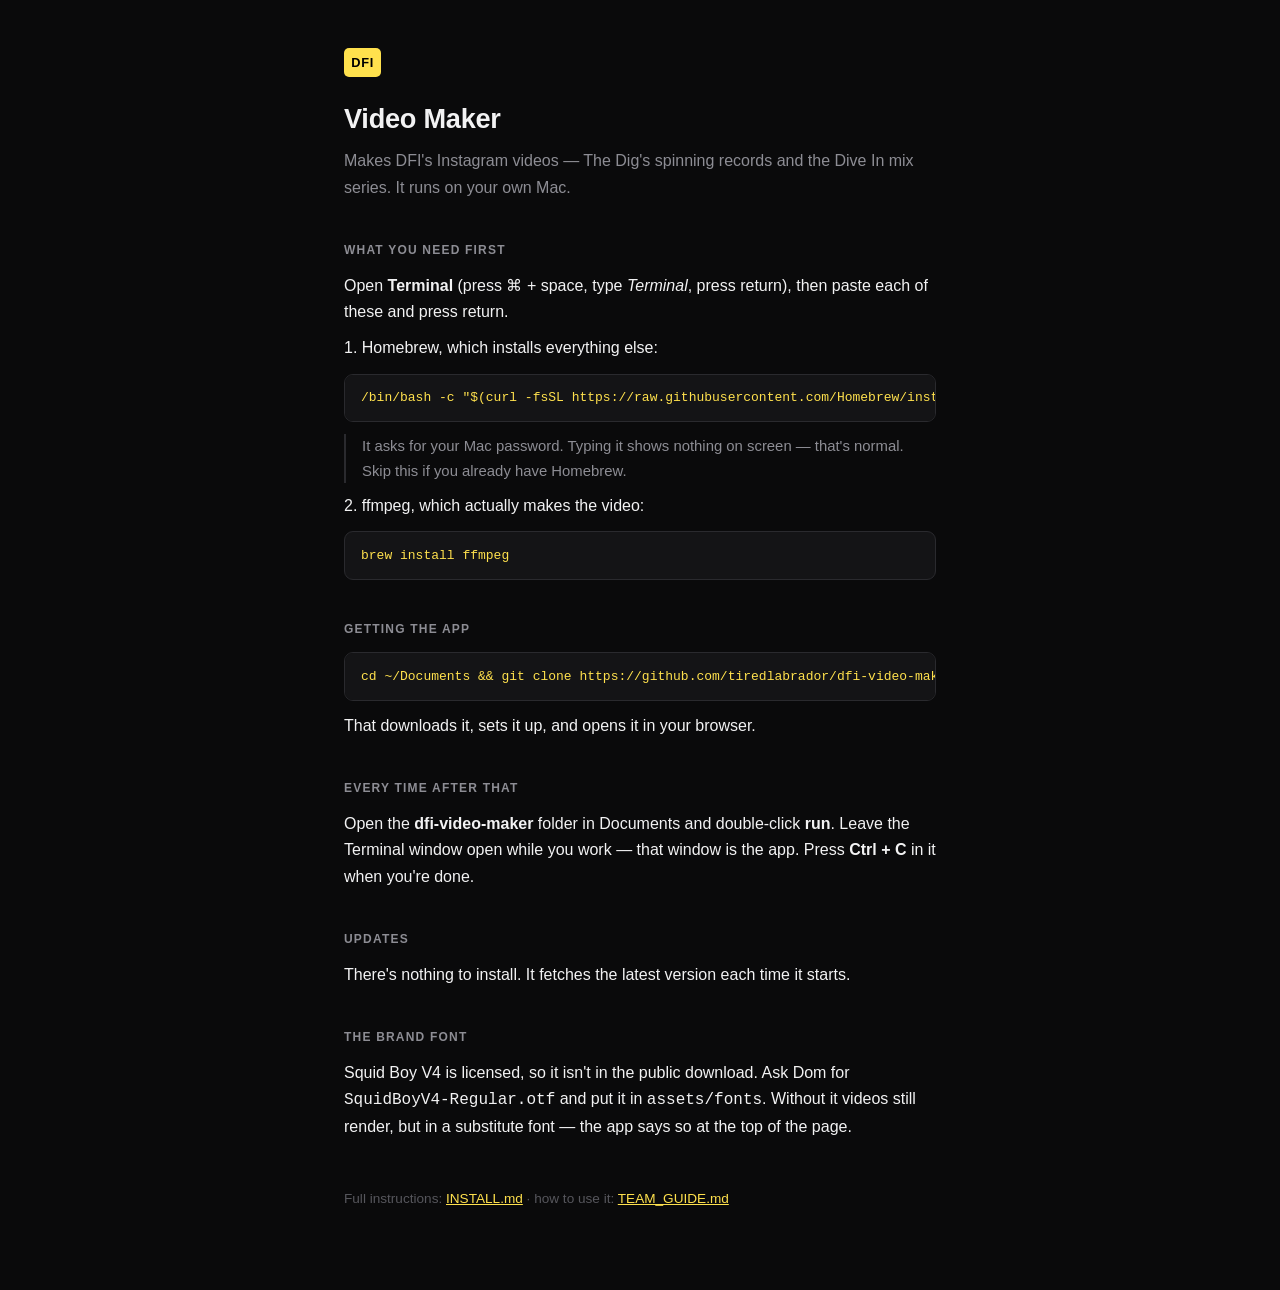
<file: index.html>
<!doctype html>
<html lang="en">
<head>
<meta charset="utf-8">
<meta name="viewport" content="width=device-width, initial-scale=1">
<title>DFI Video Maker — setup</title>
<style>
  :root { color-scheme: dark; }
  * { box-sizing: border-box; }
  body {
    margin: 0; background: #0a0a0b; color: #f2f2f3;
    font: 16px/1.65 -apple-system, BlinkMacSystemFont, "Segoe UI", sans-serif;
    -webkit-font-smoothing: antialiased;
  }
  .wrap { max-width: 40rem; margin: 0 auto; padding: 3rem 1.5rem 5rem; }
  .mark {
    display: inline-block; font-weight: 800; letter-spacing: .06em;
    font-size: .8rem; background: #ffe14d; color: #000;
    padding: .25rem .45rem; border-radius: 5px; margin-bottom: 1.25rem;
  }
  h1 { font-size: 1.7rem; margin: 0 0 .4rem; letter-spacing: -.01em; }
  .lede { color: #8d8d94; margin: 0 0 2.5rem; }
  h2 {
    font-size: .75rem; text-transform: uppercase; letter-spacing: .1em;
    color: #8d8d94; margin: 2.5rem 0 .75rem; font-weight: 600;
  }
  p { margin: .6rem 0; }
  ol { padding-left: 1.2rem; }
  li { margin: .5rem 0; }
  pre {
    background: #141416; border: 1px solid #2a2a2e; border-radius: 9px;
    padding: .85rem 1rem; overflow-x: auto; margin: .75rem 0;
    font: 13px/1.5 ui-monospace, SFMono-Regular, Menlo, monospace;
    color: #ffe14d;
  }
  a { color: #ffe14d; }
  .note {
    border-left: 2px solid #2a2a2e; padding-left: 1rem;
    color: #8d8d94; font-size: .93rem;
  }
  footer { margin-top: 3rem; color: #56565c; font-size: .85rem; }
</style>
</head>
<body>
<div class="wrap">
  <span class="mark">DFI</span>
  <h1>Video Maker</h1>
  <p class="lede">Makes DFI's Instagram videos — The Dig's spinning records and the Dive In mix series. It runs on your own Mac.</p>

  <h2>What you need first</h2>
  <p>Open <strong>Terminal</strong> (press ⌘&nbsp;+&nbsp;space, type <em>Terminal</em>, press return), then paste each of these and press return.</p>

  <p>1. Homebrew, which installs everything else:</p>
  <pre>/bin/bash -c "$(curl -fsSL https://raw.githubusercontent.com/Homebrew/install/HEAD/install.sh)"</pre>
  <p class="note">It asks for your Mac password. Typing it shows nothing on screen — that's normal. Skip this if you already have Homebrew.</p>

  <p>2. ffmpeg, which actually makes the video:</p>
  <pre>brew install ffmpeg</pre>

  <h2>Getting the app</h2>
  <pre>cd ~/Documents &amp;&amp; git clone https://github.com/tiredlabrador/dfi-video-maker.git &amp;&amp; cd dfi-video-maker &amp;&amp; ./run</pre>
  <p>That downloads it, sets it up, and opens it in your browser.</p>

  <h2>Every time after that</h2>
  <p>Open the <strong>dfi-video-maker</strong> folder in Documents and double-click <strong>run</strong>. Leave the Terminal window open while you work — that window is the app. Press <strong>Ctrl&nbsp;+&nbsp;C</strong> in it when you're done.</p>

  <h2>Updates</h2>
  <p>There's nothing to install. It fetches the latest version each time it starts.</p>

  <h2>The brand font</h2>
  <p>Squid Boy V4 is licensed, so it isn't in the public download. Ask Dom for <code>SquidBoyV4-Regular.otf</code> and put it in <code>assets/fonts</code>. Without it videos still render, but in a substitute font — the app says so at the top of the page.</p>

  <footer>
    Full instructions:
    <a href="https://github.com/tiredlabrador/dfi-video-maker/blob/main/INSTALL.md">INSTALL.md</a> ·
    how to use it:
    <a href="https://github.com/tiredlabrador/dfi-video-maker/blob/main/TEAM_GUIDE.md">TEAM_GUIDE.md</a>
  </footer>
</div>
</body>
</html>
</file>
